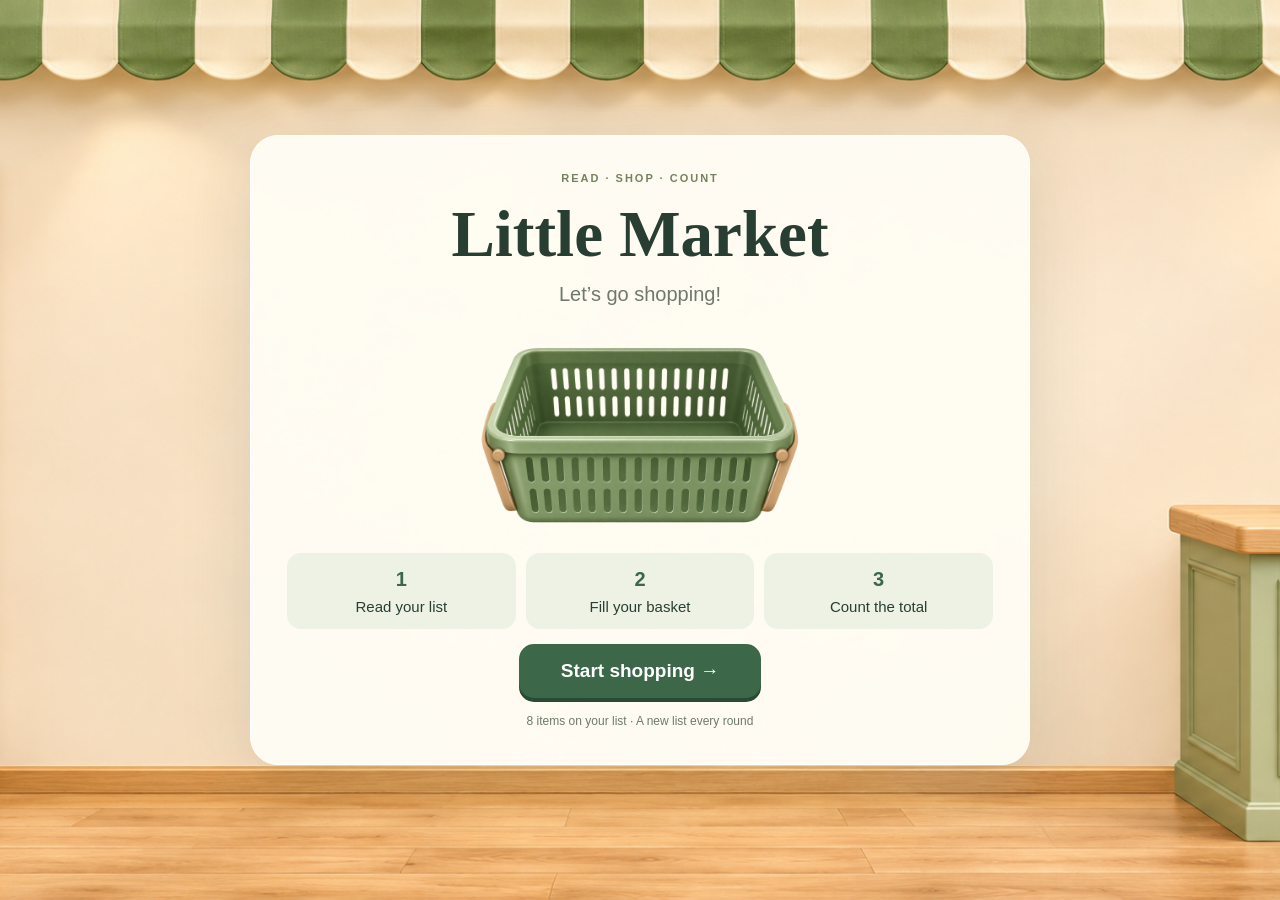
<file: index.html>
<!doctype html>
<html lang="en">
<head><meta charset="utf-8"><meta name="viewport" content="width=device-width,initial-scale=1"><title>Little Market • Shopping Game</title><link rel="stylesheet" href="./style.css"><style>
body.welcome-open{overflow:hidden;height:100vh;height:100dvh}
.welcome{position:fixed;inset:0;height:100vh;height:100dvh;display:grid;place-items:center;padding:clamp(12px,3vh,32px);background:#f4e9d4 url('./images/shop-background.png') center/cover no-repeat;z-index:2000;overflow:hidden}
.welcome-panel{width:min(780px,100%);max-height:100%;text-align:center;background:#fffdf5f2;border:1px solid #fff;border-radius:28px;padding:clamp(18px,4vh,42px);box-shadow:0 18px 70px #344a3026;display:flex;flex-direction:column;align-items:center;gap:clamp(8px,1.7vh,18px)}
.welcome h1{font: bold clamp(32px,7vw,65px)/1.05 Georgia,serif;margin:0;color:#293e32}.welcome .welcome-subtitle{margin:0;font-size:clamp(14px,2.3vw,20px);color:#6e796c}.welcome-art{height:clamp(75px,24vh,230px);height:clamp(75px,24dvh,230px);width:min(420px,85%);position:relative;flex-shrink:1;min-height:45px}.welcome-art img{height:100%;width:100%;object-fit:contain}.welcome-steps{display:flex;gap:10px;justify-content:center;width:100%;margin:0;padding:0;list-style:none}.welcome-steps li{flex:1;padding:12px 8px;border-radius:14px;background:#edf2e5;font-size:clamp(12px,1.7vw,15px);line-height:1.4}.welcome-steps b{display:block;font-size:20px;color:#3c6749;margin-bottom:3px}.welcome-start{padding:16px 42px;font-size:19px;border-radius:15px;background:#3c6749;color:white;font-weight:bold;box-shadow:0 4px 0 #294a34}.welcome-start:hover{background:#2c5137}.welcome-note{margin:0;color:#6e796c;font-size:12px}
@media(max-height:620px){.welcome-panel{gap:8px;padding:16px}.welcome-art{height:15dvh}.welcome h1{font-size:34px}.welcome-steps li{padding:7px}.welcome-steps b{font-size:16px}.welcome-start{padding:12px 32px}.welcome-note{display:none}}
@media(max-height:420px){.welcome-art{display:none}.welcome-panel{gap:6px}.welcome h1{font-size:28px}.welcome-steps b{display:inline;margin-right:5px}.welcome .eyebrow{display:none}.welcome-steps li{font-size:12px}}

/* Fit the complete game board to the available viewport, without clipping. */
html,body{width:100%;height:100%;margin:0;overflow:hidden}
#game-app{position:fixed;left:0;top:0;width:1280px;height:800px;max-width:none;margin:0;padding:14px;transform-origin:top left;display:flex;flex-direction:column;gap:8px}
#game-app header{height:64px;min-height:64px;padding:10px 20px;border-radius:17px}
#game-app header .eyebrow,#game-app h1 span{display:none}
#game-app h1{font-size:30px;margin:0}
#game-app .new-list{padding:10px 18px;font-size:14px}
#game-app .instructions{margin:0;padding:7px 14px;font-size:13px;height:30px;min-height:30px}
#game-app main{display:grid;grid-template-columns:790px 450px;gap:12px;flex:1;min-height:0;align-items:stretch}
#game-app .shop{grid-row:auto;padding:15px;display:flex;flex-direction:column;min-height:0;border-radius:19px}
#game-app .section-heading{flex-wrap:nowrap;margin-bottom:8px;min-height:24px}
#game-app .section-heading h2{font-size:20px}
#game-app .shelves{flex:1;min-height:0;grid-template-columns:repeat(5,minmax(0,1fr));grid-template-rows:repeat(5,minmax(0,1fr));gap:10px}
#game-app .product{padding:5px;display:flex;flex-direction:column;align-items:center;justify-content:center;min-height:0;border-radius:12px;box-shadow:0 3px 0 #d8bc8d}
#game-app .product img{height:0;flex:1;min-height:0;width:100%;object-fit:contain}
#game-app .price{font-size:15px;padding:3px 12px;margin-top:3px}
#game-app aside{display:grid;grid-template-rows:260px minmax(0,1fr);gap:8px;min-height:0}
#game-app aside:has(#checkout:not([hidden])){grid-template-rows:220px minmax(0,1fr) 120px}
#game-app .list-card,#game-app .basket-card,#game-app .checkout{grid-row:auto;padding:12px 15px;border-radius:16px;min-height:0}
#game-app .list-card h2{font-size:22px;margin:6px 0}
#game-app .list-card{display:flex;flex-direction:column}
#game-app .list-card ol{display:grid;grid-template-columns:1fr 1fr;grid-template-rows:repeat(4,minmax(0,1fr));gap:2px 12px;flex:1;min-height:0}
#game-app .list-card li{font-size:14px;min-height:34px;line-height:1.2;gap:6px}
#game-app .tick{flex-basis:16px;height:16px}
#game-app .list-top .eyebrow{font-size:10px}
#game-app .basket-card{display:flex;flex-direction:column;position:relative}
#game-app .basket-picture{position:absolute;top:3px;right:105px;width:70px;height:44px;margin:0;pointer-events:none}
#game-app #drop-label{display:none}
#game-app .basket-items{grid-template-columns:repeat(7,minmax(0,1fr));grid-template-rows:repeat(3,48px);gap:4px;margin:2px 0 7px;flex:1;min-height:0}
#game-app .basket-item{padding:1px;border-radius:7px}
#game-app .basket-item img{height:27px}
#game-app .quantity{gap:3px;font-size:11px;height:19px}
#game-app .quantity button{width:20px;height:19px;font-size:14px;padding:0}
#game-app #check-basket{padding:8px;font-size:13px}
#game-app .feedback{font-size:12px;line-height:1.2;margin:5px 0 0}
#game-app .checkout{border-width:1px}
#game-app .checkout>.eyebrow,#game-app .checkout>p:not(.feedback),#game-app #total-form>label,#game-app #total-hint{display:none}
#game-app .checkout h2{font-size:19px;margin:0 0 7px}
#game-app .total-row input{padding:7px 10px;font-size:18px}
#game-app .total-row .primary{padding:9px 18px}
#game-app footer{margin:0;padding:4px;font-size:11px;height:21px;min-height:21px}

</style></head>
<body class="welcome-open">
<section id="welcome" class="welcome" aria-labelledby="welcome-title">
<div class="welcome-panel">
<span class="eyebrow">READ · SHOP · COUNT</span>
<h1 id="welcome-title">Little Market</h1>
<p class="welcome-subtitle">Let’s go shopping!</p>
<div class="welcome-art"><img src="./images/basket.png" alt="Shopping basket"></div>
<ol class="welcome-steps"><li><b>1</b>Read your list</li><li><b>2</b>Fill your basket</li><li><b>3</b>Count the total</li></ol>
<button id="start-game" class="welcome-start" type="button">Start shopping →</button>
<p class="welcome-note">8 items on your list · A new list every round</p>
</div></section>
<div class="app" id="game-app" hidden>
<header><div><span class="eyebrow">READ · SHOP · COUNT</span><h1>Little Market<span>Shopping adventure</span></h1></div><button class="new-list" id="new-list">New shopping list <span aria-hidden="true">↻</span></button></header>
<p class="instructions">Read your list. Drag the food into your basket, or tap a picture to add it.</p>
<main>
<section class="shop" aria-label="Shop shelves"><div class="section-heading"><h2>Choose your shopping</h2><span>Price per item or pack</span></div><div id="shelves" class="shelves"></div></section>
<aside>
<section class="list-card"><div class="list-top"><span class="eyebrow">TODAY’S MISSION</span><span class="list-count">8 items</span></div><h2>My shopping list</h2><ol id="shopping-list"></ol></section>
<section class="basket-card" id="basket-zone" aria-label="Shopping basket drop area"><div class="section-heading"><h2>My basket</h2><span id="basket-count">0 items</span></div><div class="basket-picture"><img src="./images/basket.png" alt="Empty shopping basket"><span id="drop-label">Drop your shopping here</span></div><div id="basket-items" class="basket-items"></div><button id="check-basket" class="primary">Check my basket</button><p id="basket-feedback" class="feedback" role="status" aria-live="polite"></p></section>
<section id="checkout" class="checkout" hidden><span class="eyebrow">TIME TO COUNT</span><h2>How much is your shopping?</h2><p>Use the prices on the shelves. Remember the quantities!</p><form id="total-form"><label for="total">Total cost</label><div class="total-row"><span>£</span><input id="total" inputmode="decimal" autocomplete="off" placeholder="0.00" aria-describedby="total-hint" required><button class="primary" type="submit">Check</button></div><small id="total-hint">Write pounds and pence, e.g. 12.50</small></form><p id="total-feedback" class="feedback" role="status" aria-live="polite"></p></section>
</aside>
</main><footer>One picture = one item or one pack. Tap − to take something out of your basket.</footer>
</div><script src="./script.js"></script>
<script>
function fitGameBoard(){
 const board=document.getElementById('game-app');
 const viewport=window.visualViewport;
 const w=viewport?viewport.width:window.innerWidth;
 const h=viewport?viewport.height:window.innerHeight;
 const scale=Math.min(w/1280,h/800);
 board.style.transform='scale('+scale+')';
 board.style.left=((w-1280*scale)/2)+'px';
 board.style.top=((h-800*scale)/2)+'px';
}
window.addEventListener('resize',fitGameBoard);
if(window.visualViewport)window.visualViewport.addEventListener('resize',fitGameBoard);
fitGameBoard();
document.getElementById('start-game').addEventListener('click',function(){
 document.getElementById('welcome').hidden=true;
 document.getElementById('game-app').hidden=false;
 document.body.classList.remove('welcome-open');
 fitGameBoard();
 window.scrollTo(0,0);
 const title=document.querySelector('#game-app h1');
 title.setAttribute('tabindex','-1');title.focus({preventScroll:true});
});
</script>
</body></html>
</file>
<file: style.css>
:root{--ink:#293e32;--green:#3c6749;--light:#edf2e5;--paper:#fffdf6;--muted:#6e796c;--gold:#e9bc62}*{box-sizing:border-box}body{margin:0;color:var(--ink);font-family:'Trebuchet MS',Arial,sans-serif;background:#f4e9d4 url('./images/shop-background.png') center top/cover fixed no-repeat}button,input{font:inherit}button{cursor:pointer;touch-action:manipulation}button:focus-visible,input:focus-visible{outline:3px solid #e3a530;outline-offset:4px}button{border:0}button:disabled{cursor:default;opacity:.65}.app{max-width:1480px;margin:auto;padding:32px 38px 20px}header{display:flex;align-items:center;justify-content:space-between;gap:20px;padding:20px 26px;background:rgba(255,253,246,.96);border-radius:24px;box-shadow:0 8px 30px #59432b12}.eyebrow{font-size:11px;letter-spacing:2px;font-weight:bold;color:#75825d}h1{font-family:Georgia,serif;font-size:38px;margin:7px 0 0;line-height:1}h1 span{display:block;font:14px 'Trebuchet MS',sans-serif;letter-spacing:1px;color:var(--muted);margin-top:10px}.new-list{background:var(--green);color:white;padding:15px 22px;border-radius:14px;font-weight:bold;box-shadow:0 4px 0 #294a34}.new-list span{font-size:23px;margin-left:8px}.new-list:hover,.primary:hover{background:#2c5137}.instructions{font-size:15px;margin:18px 5px;padding:10px 16px;background:#fffaf0dc;border-radius:12px;width:fit-content}main{display:grid;grid-template-columns:minmax(0,1fr) 365px;gap:24px;align-items:start}.shop{background:#fffdf5df;padding:22px;border:1px solid #fff;border-radius:24px;box-shadow:0 8px 30px #59432b12}.section-heading{display:flex;justify-content:space-between;align-items:center;gap:10px;margin-bottom:16px}.section-heading h2{font-family:Georgia,serif;font-size:21px;margin:0}.section-heading>span{font-size:11px;color:var(--muted);text-align:right}.shelves{display:grid;grid-template-columns:repeat(4,minmax(0,1fr));gap:14px}.product{position:relative;background:linear-gradient(#fff,#fffdf5);border:1px solid #e5e2d3;border-radius:17px;padding:9px 8px 12px;box-shadow:0 5px 0 #d8bc8d;min-width:0;touch-action:pan-y;user-select:none;-webkit-user-select:none;transition:transform .15s,border-color .15s}.product:hover{border-color:#8ca479;transform:translateY(-3px)}.product img{display:block;width:100%;height:112px;object-fit:contain;pointer-events:none;-webkit-user-drag:none}.price{display:inline-block;background:#f2ebd9;border:1px solid #e4d6b8;padding:5px 13px;border-radius:8px;color:#4c493c;font-weight:bold;font-size:17px}.add-mark{position:absolute;right:8px;top:7px;width:22px;height:22px;border-radius:50%;background:#edf2e5;color:#55764a;font-size:17px}.product.added{animation:pop .3s}@keyframes pop{50%{transform:scale(.93);background:#e2edda}}aside{display:flex;flex-direction:column;gap:18px}.list-card,.basket-card,.checkout{background:var(--paper);border-radius:22px;padding:22px;box-shadow:0 7px 22px #5a462b18;border:1px solid #fff}.list-card{background:repeating-linear-gradient(#fffdf6 0 37px,#ece9dd 38px,#fffdf6 39px);border-top:6px solid #85a479}.list-top{display:flex;align-items:center;justify-content:space-between}.list-count{font-size:11px;border-radius:20px;background:#e8eddd;padding:5px 10px}.list-card h2{font-family:Georgia,serif;font-size:27px;margin:14px 0 14px}.list-card ol{list-style:none;padding:0;margin:0}.list-card li{display:flex;align-items:center;gap:10px;min-height:39px;font-size:16px}.tick{flex:0 0 18px;height:18px;border:1.5px solid #a8b49a;border-radius:5px;display:grid;place-items:center;font-size:13px}.list-card li.correct .tick{background:#52774d;color:white;border-color:#52774d}.list-card li.wrong .tick{border-color:#bf794d;background:#fff0dc;color:#92502b}.basket-card{transition:background .15s,box-shadow .15s}.basket-card.drag-over{background:#e6efd9;box-shadow:0 0 0 4px #8bad6e}.basket-picture{height:130px;position:relative;margin-top:-10px}.basket-picture img{width:100%;height:100%;object-fit:contain}.basket-picture span{position:absolute;bottom:0;left:0;right:0;text-align:center;font-size:12px;color:#617453;background:#fffdf6d9;padding:4px}.basket-items{display:grid;grid-template-columns:repeat(4,1fr);gap:8px;margin:12px 0}.basket-item{background:#f0f2e8;border-radius:12px;text-align:center;padding:5px 2px}.basket-item img{width:100%;height:48px;object-fit:contain;display:block}.quantity{display:flex;align-items:center;justify-content:center;gap:6px;font-size:13px}.quantity button{width:24px;height:24px;border-radius:50%;background:#fff;color:var(--green);font-weight:bold}.primary{background:var(--green);color:#fff;border-radius:12px;padding:13px 17px;font-weight:bold}#check-basket{width:100%}.feedback{font-size:14px;line-height:1.5;margin:12px 0 0}.feedback:empty{display:none}.feedback.error{color:#94522d}.feedback.success{color:#356b40}.checkout{border:2px solid #a6bb88}.checkout h2{font-family:Georgia,serif;font-size:23px;margin:10px 0}.checkout p{font-size:14px;line-height:1.5}.checkout label{display:block;font-size:13px;font-weight:bold;margin:12px 0 7px}.total-row{display:flex;align-items:center;gap:8px}.total-row>span{font-size:25px}.total-row input{width:0;min-width:0;flex:1;border:1px solid #b6bea7;background:white;padding:12px;border-radius:10px;font-size:20px}.checkout small{display:block;font-size:11px;color:var(--muted);margin-top:8px}footer{text-align:center;font-size:12px;color:#55654b;margin:24px 0;background:#fffaf0db;border-radius:10px;padding:10px}.drag-ghost{position:fixed;width:90px;height:90px;object-fit:contain;pointer-events:none;z-index:1000;filter:drop-shadow(0 8px 10px #0003);transform:translate(-50%,-50%)}[hidden]{display:none!important}@media(min-width:1350px){.shelves{grid-template-columns:repeat(5,minmax(0,1fr))}.product img{height:120px}}@media(max-width:1000px){.app{padding:20px}.shelves{grid-template-columns:repeat(3,minmax(0,1fr))}main{grid-template-columns:minmax(0,1fr) 320px;gap:16px}.shop{padding:15px}.product img{height:95px}.section-heading{flex-wrap:wrap}}@media(max-width:700px){.app{padding:12px}header{padding:18px;gap:10px}h1{font-size:29px}h1 span{font-size:11px}.new-list{padding:12px;font-size:12px}.new-list span{display:none}.instructions{font-size:13px;margin:12px 0}main{grid-template-columns:1fr}aside{display:contents}.list-card{grid-row:1;padding:17px}.list-card ol{display:grid;grid-template-columns:1fr 1fr;gap:0 12px}.list-card li{font-size:14px;line-height:1.35}.list-card h2{font-size:24px}.shop{grid-row:2}.basket-card{grid-row:3}.checkout{grid-row:4}.shelves{grid-template-columns:repeat(3,minmax(0,1fr));gap:12px}.product img{height:90px}.price{font-size:15px}.basket-items{grid-template-columns:repeat(5,1fr)}.basket-picture{height:145px}.list-top .eyebrow{font-size:10px}}@media(prefers-reduced-motion:reduce){*{transition:none!important;animation:none!important}}
</file>
